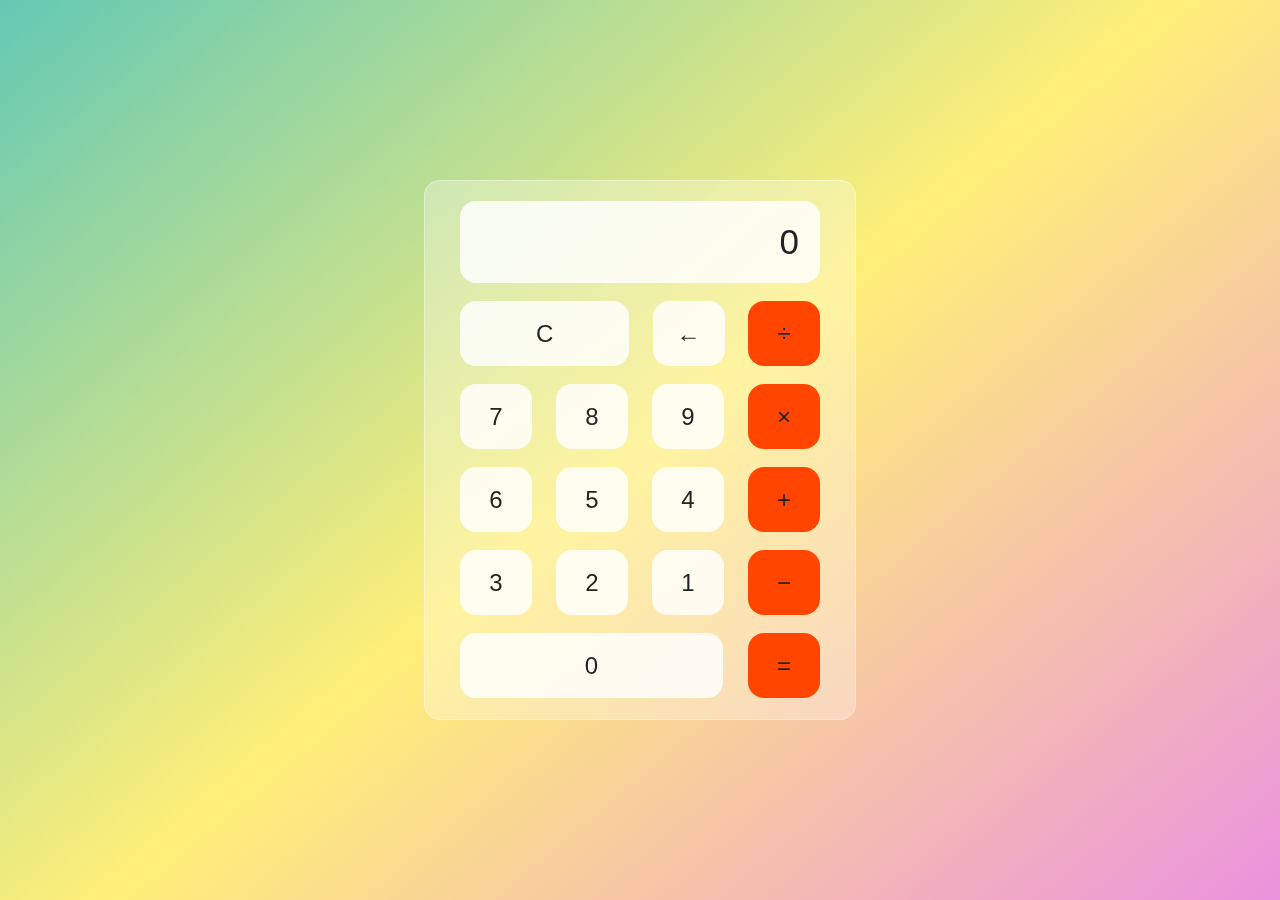
<file: index.html>
<!DOCTYPE html>
<html lang="en">
<head>
    <meta charset="UTF-8">
    <meta name="viewport" content="width=device-width, initial-scale=1.0">
    <link rel="stylesheet" href="csss.css">
    <title>calculator</title>
    

</head>
<body>

    <div class="wrapper">
        <section class="screen" id="calc"> 0 </section>

        <section class="calc-btns"> 

            <div class="calc-btn-row">

                <button class="calc-btn doubel">
                    C
                </button>

                <button class="calc-btn">
                    &larr;
                </button>

                <button class="calc-btn">
                    &divide;
                </button>
                
            </div>
            
            <div class="calc-btn-row">
                
                <button class="calc-btn ">
                    7
                </button>
    
                <button class="calc-btn">
                    8
                </button>
    
                <button class="calc-btn">
                    9
                </button>

                <button class="calc-btn">
                    &times;
                </button>

            </div>
            
            <div class="calc-btn-row">
                
                <button class="calc-btn ">
                    6
                </button>
    
                <button class="calc-btn">
                    5
                </button>
    
                <button class="calc-btn">
                    4
                </button>

                <button class="calc-btn">
                    &plus;
                </button>

            </div>
            
            <div class="calc-btn-row">
                
                <button class="calc-btn ">
                    3
                </button>
    
                <button class="calc-btn">
                    2
                </button>
    
                <button class="calc-btn">
                    1
                </button>

                <button class="calc-btn">
                    &minus;
                </button>

            </div>

            <div class="calc-btn-row">

                <button class="calc-btn tripple">
                    0
                </button>

                <button class="calc-btn">
                    &equals;
                </button>

            </div>

        </section>

    </div>

    <script src="script.js"> 
    
    </script>
</body>
</html>
</file>
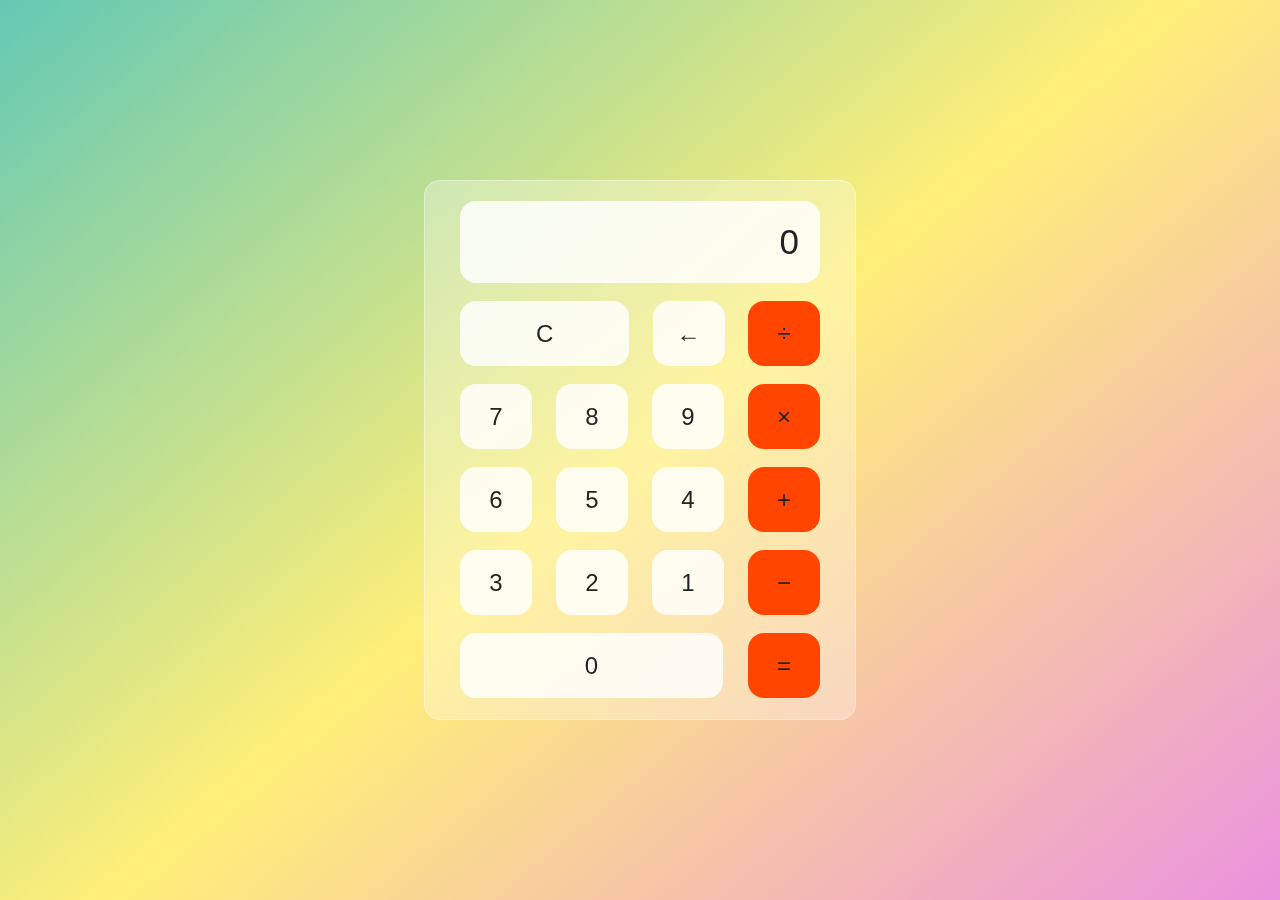
<file: calculator.html>
<!DOCTYPE html>
<html lang="en">
<head>
    <meta charset="UTF-8">
    <meta name="viewport" content="width=device-width, initial-scale=1.0">
    <link rel="stylesheet" href="csss.css">
    <title>calculator</title>
    

</head>
<body>

    <div class="wrapper">
        <section class="screen" id="calc"> 0 </section>

        <section class="calc-btns"> 

            <div class="calc-btn-row">

                <button class="calc-btn doubel">
                    C
                </button>

                <button class="calc-btn">
                    &larr;
                </button>

                <button class="calc-btn">
                    &divide;
                </button>
                
            </div>
            
            <div class="calc-btn-row">
                
                <button class="calc-btn ">
                    7
                </button>
    
                <button class="calc-btn">
                    8
                </button>
    
                <button class="calc-btn">
                    9
                </button>

                <button class="calc-btn">
                    &times;
                </button>

            </div>
            
            <div class="calc-btn-row">
                
                <button class="calc-btn ">
                    6
                </button>
    
                <button class="calc-btn">
                    5
                </button>
    
                <button class="calc-btn">
                    4
                </button>

                <button class="calc-btn">
                    &plus;
                </button>

            </div>
            
            <div class="calc-btn-row">
                
                <button class="calc-btn ">
                    3
                </button>
    
                <button class="calc-btn">
                    2
                </button>
    
                <button class="calc-btn">
                    1
                </button>

                <button class="calc-btn">
                    &minus;
                </button>

            </div>

            <div class="calc-btn-row">

                <button class="calc-btn tripple">
                    0
                </button>

                <button class="calc-btn">
                    &equals;
                </button>

            </div>

        </section>

    </div>

    <script src="script.js"> 
    
    </script>
</body>
</html>
</file>
<file: csss.css>
html{
    box-sizing: border-box;
    height: 100%;
}

*,
*::before,
*::after{
    box-sizing: inherit;
    margin: 0;
    padding: 0;

}

body{
    align-items: center;
    background: linear-gradient(320deg, #eb92de,#ffef78,#63c9b4);
    display: flex;
    font-family: 'Dosis' , sans-serif;
    font-display: swap ;
    height: inherit;
    justify-content: center;
}

.wrapper{
    backdrop-filter: blur(5.5px);
    -webkit-backdrop-filter: blur(5.5px);
    background: rgba(255,255,255,0.75);
    border: 1px solid rgba(255,255,255,0.01);
    border-radius: 16px;
    box-shadow: o 4px 30px rgba(35,35,35,0.1);
    color: #232323;
    backdrop-filter: blur(4px);
    -webkit-backdrop-filter: blur(4px);
    background:rgba(255,255,255,0.30) ;
    border: 1px solid rgba(255,255,255,0.34);
    flex-basis: 400px;
    height: 540px;
    padding: 20px 35px ;
}

.screen{
    backdrop-filter: blur(5.5px);
    -webkit-backdrop-filter: blur(5.5px);
    background: rgba(255,255,255,0.75);
    border: 1px solid rgba(255,255,255,0.01);
    border-radius: 16px;
    box-shadow: o 4px 30px rgba(35,35,35,0.1);
    color: #232323;
    font-size: 35px;
    overflow: auto;
    padding: 20px;
    text-align: right;
    width: 360px;
    
}

.calc-btn-row{
    display: flex;
    justify-content: space-between;
    margin: 5% 0;
}

.calc-btn{
    backdrop-filter: blur(5.5px);
    -webkit-backdrop-filter: blur(5.5px);
    background: rgba(255,255,255,0.75);
    border: 1px solid rgba(255,255,255,0.01);
    border-radius: 16px;
    box-shadow: o 4px 30px rgba(35,35,35,0.1);
    color: #232323;
    flex-basis: 20%;
    font-family: inherit;
    font-size: 24px;
    height: 65px ;

}

.calc-btn:last-child{
    backdrop-filter: blur(5.5px);
    -webkit-backdrop-filter: blur(5.5px);
    background: rgba(255,255,255,0.75);
    border: 1px solid rgba(255,255,255,0.01);
    border-radius: 16px;
    box-shadow: o 4px 30px rgba(35,35,35,0.1);
    color: #232323;
    background:orangered;
}

.calc-btn:last-child:hover{
    background-color: inherit;
    color: inherit;
}

.calc-btn:hover{
    background-color: inherit;
}

.calc-btn:active{
    background-color:#ffef78;
}

.doubel{
    flex-basis: 47% ;
}

.tripple{
    flex-basis: 73% ;
}
</file>
